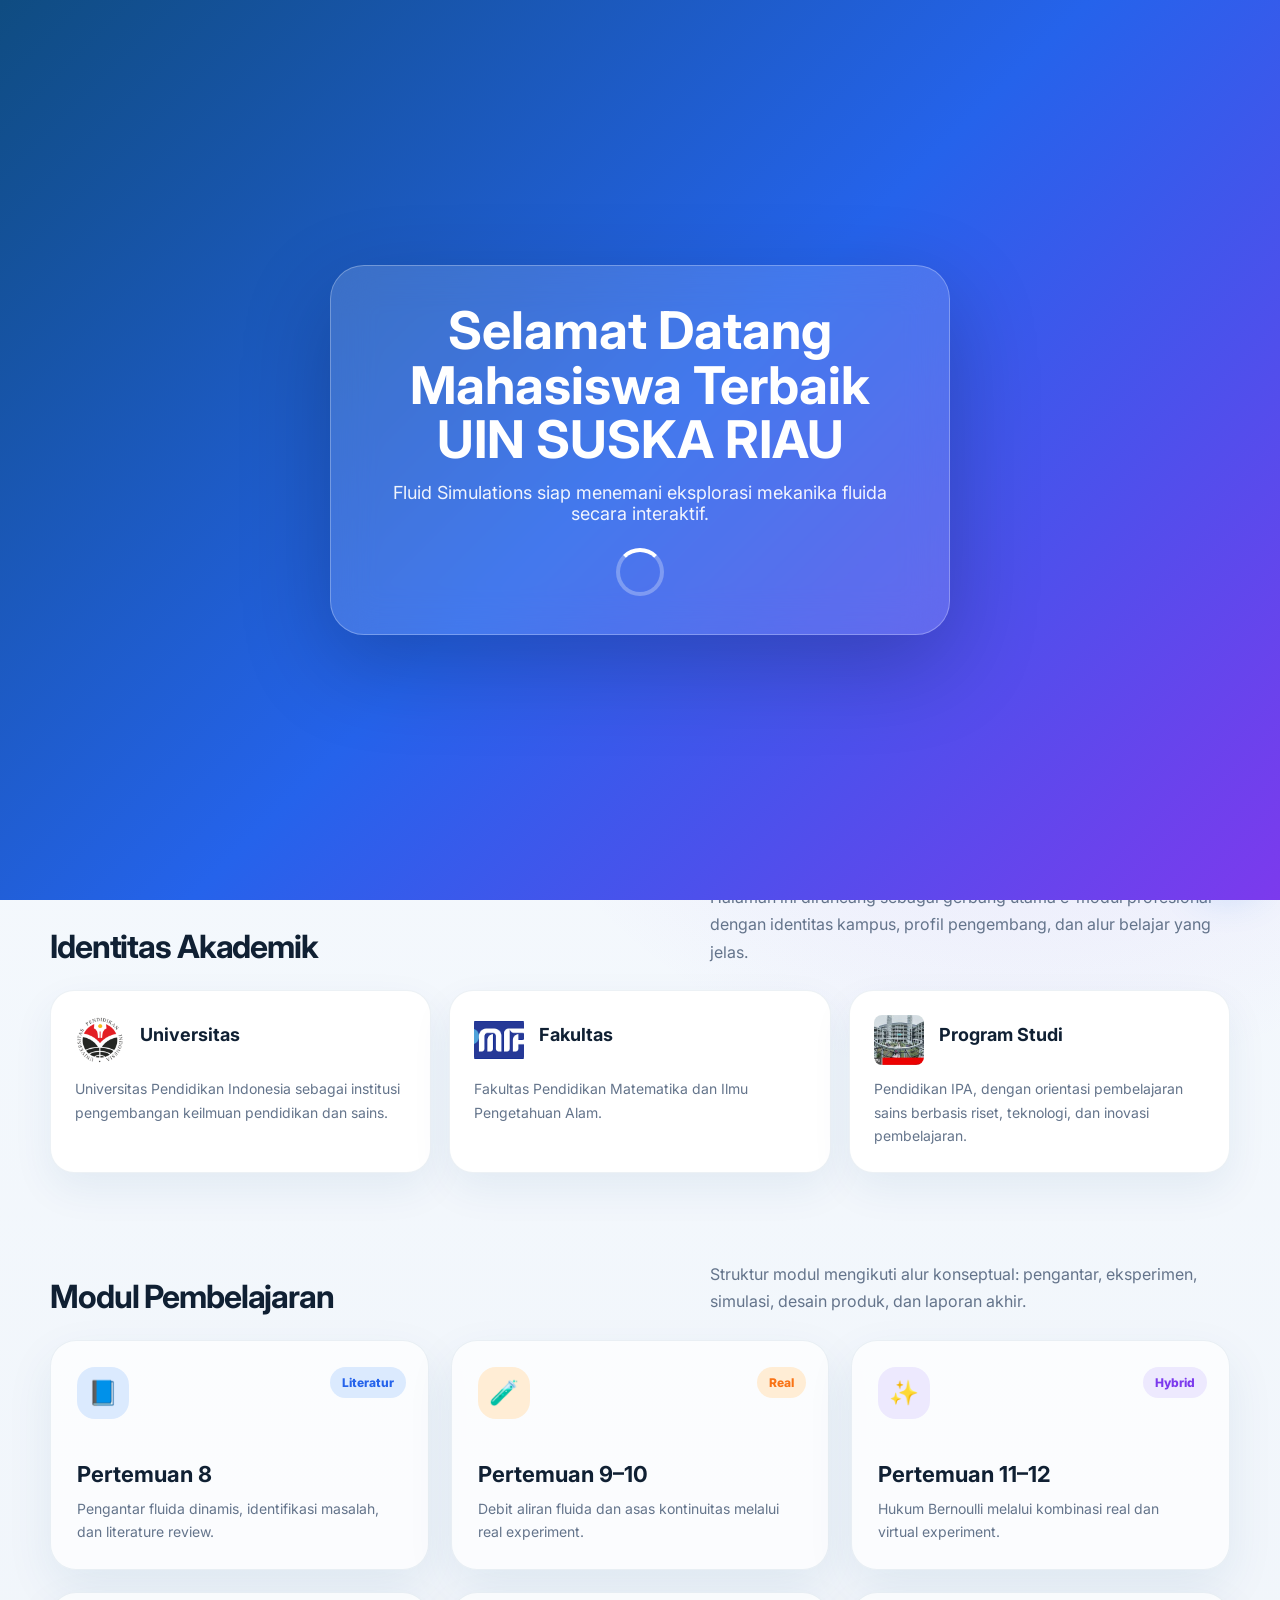
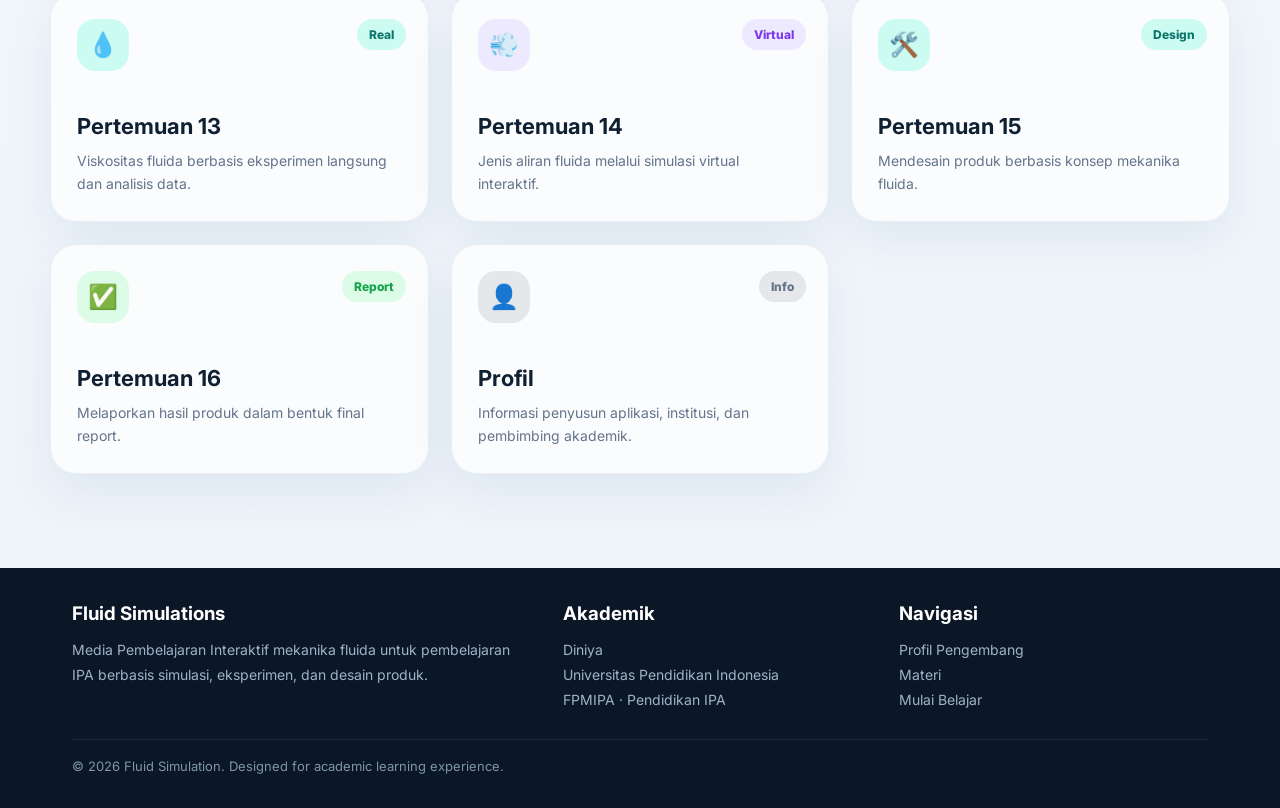
<file: index.html>
<!DOCTYPE html>
<html lang="id">
<head>
  <meta charset="UTF-8" />
  <meta name="viewport" content="width=device-width, initial-scale=1.0" />
  <title>MEKAFLUID | E-Modul Dinia</title>
  <link rel="preconnect" href="https://fonts.googleapis.com">
  <link rel="preconnect" href="https://fonts.gstatic.com" crossorigin>
  <link href="https://fonts.googleapis.com/css2?family=Inter:wght@400;500;600;700;800&display=swap" rel="stylesheet">
  <link rel="icon" type="image/png" href="image/favicon.png">
  <link rel="stylesheet" href="styles.css">
</head>
<body>
  <div class="preloader" id="preloader">
    <div class="flash-card">
      <h1>Selamat Datang<br>Mahasiswa Terbaik UIN SUSKA RIAU</h1>
      <p>Fluid Simulations siap menemani eksplorasi mekanika fluida secara interaktif.</p>
      <div class="spinner"></div>
    </div>
  </div>

  <nav class="nav">
  <div class="nav-inner">

    <a class="brand" href="#home">
      <div class="brand-logo">
        <img src="image/favicon.png" width="50">
      </div>

      <div>
        <div>Fluid Simulator</div>
        <small style="color:#64748b;font-weight:700">
          Media Pembelajaran Interaktif
        </small>
      </div>
    </a>

    <!-- hamburger -->
    <div class="menu-toggle" onclick="toggleMenu()">
      ☰
    </div>

    <!-- menu -->
    <div class="nav-links" id="navLinks">
      <a href="#home">Beranda</a>
      <a href="#profil">Profil</a>

      <a href="https://classroom.google.com/c/ODU5Mjc1MDgzMjUy/m/ODU0ODkzNjAwODQ1/details">
        Materi
      </a>

      <a href="https://forms.gle/qzuZvuLws2bkQ5Au5">
        Presensi
      </a>

      <a href="#kontak">Kontak</a>

      <a class="nav-cta"
         href="https://gardumedia.com/fluidsim_rev3/">
         Mulai Belajar
      </a>
    </div>

  </div>
</nav>
  <main id="home">
    <section class="hero container">
      <div class="hero-grid">
        <div class="hero-card">
          <span class="badge">✨ Selamat Datang di Media Pembelajaran Interaktif</span>
          <h1>Fluid Simulation untuk Generasi Saintis Adaptif</h1>
          <p>E-modul mekanika fluida berbasis simulasi interaktif, real experiment, virtual experiment, dan product design untuk mendukung pembelajaran IPA yang eksploratif, visual, dan kontekstual.</p>
          <div class="hero-actions">
            <a class="btn btn-primary" href="https://gardumedia.com/fluidsim_rev3/">Mulai Belajar →</a>
            <a class="btn btn-secondary" href="#modul">Lihat Modul</a>
          </div>
        </div>

        <aside class="profile-panel" id="profil">
          <div class="photo-card"> <img src="image/logo kampus.png" alt="logo kampus">
          </div>
          <div class="meta-card">
            <strong>Mahasiswa S3 FMIPA UPI</strong>
            <img src="image/PROFILE.jpeg" width="50px" height="50px" alt="foto bu diniya">
            <span>Diniya</span></div>
          <div class="meta-card">
            <strong>Dosen Pembimbing Konsep Fisika</strong>
            <span>Dr. Muslim, M.Pd.</span></div>
          <div class="meta-card">
            <strong>Dosen Pembimbing Aspek Media </strong>
            <span>Dr. Rika Rafikah Agustin, M.Pd.</span></div>
          <div class="meta-card">
            <strong>Dosen Pembimbing Implementasi Pembelajaran</strong>
            <span>Dr. Rini Solihat, M.Pd.</span>
          </div>
        </aside>
      </div>
    </section>

    <section class="section container" id="kampus">
      <div class="section-title">
        <div>
          <h2>Identitas Akademik</h2>
        </div>
        <p>Halaman ini dirancang sebagai gerbang utama e-modul profesional dengan identitas kampus, profil pengembang, dan alur belajar yang jelas.</p>
      </div>
      <div class="campus-strip">
        <div class="info-box">
          <div class="box-header">
            <img src="image/logo upi.png" width="50" height="50" alt="logo upi">
            <h3>Universitas</h3>
          </div>
        <p>Universitas Pendidikan Indonesia sebagai institusi pengembangan keilmuan pendidikan dan sains.</p>
      </div>
      <div class="info-box">
        <div class="box-header">
          <img src="image/logo mipa.png" width="50" height="50" alt="logo mipa">
          <h3>Fakultas</h3>
        </div>
        <p>Fakultas Pendidikan Matematika dan Ilmu Pengetahuan Alam.</p>
      </div>
      <div class="info-box">
        <div class="box-header">
          <img src="image/logo jurusan.jpg" width="50" height="50" alt="foto jurusan">
          <h3>Program Studi</h3>
        </div>
        <p>Pendidikan IPA, dengan orientasi pembelajaran sains berbasis riset, teknologi, dan inovasi pembelajaran.</p>
      </div>
    </div>
  </section>

    <section class="section container" id="modul">
      <div class="section-title">
        <div>
          <h2>Modul Pembelajaran</h2>
        </div>
        <p>Struktur modul mengikuti alur konseptual: pengantar, eksperimen, simulasi, desain produk, dan laporan akhir.</p>
      </div>

      <div class="modules">
        <div class="module"><a href="https://gardumedia.com/fluidsim_rev3/#/meeting-8" target="_blank">
          <span class="tag blue">Literatur</span>
          <div class="module-icon blue">📘</div>
          <h3>Pertemuan 8</h3>
          <p>Pengantar fluida dinamis, identifikasi masalah, dan literature review.</p>
        </a></div>
        <div class="module"><a href="https://gardumedia.com/fluidsim_rev3/#/meeting-9-10" target="_blank">
          <span class="tag orange">Real</span>
          <div class="module-icon orange">🧪</div>
          <h3>Pertemuan 9–10</h3>
          <p>Debit aliran fluida dan asas kontinuitas melalui real experiment.</p>
        </a></div>
        <div class="module"><a href="https://gardumedia.com/fluidsim_rev3/#/meeting-11-12" target="_blank">
          <span class="tag purple">Hybrid</span>
          <div class="module-icon purple">✨</div>
          <h3>Pertemuan 11–12</h3>
          <p>Hukum Bernoulli melalui kombinasi real dan virtual experiment.</p>
        </a></div>
        <div class="module"><a href="https://gardumedia.com/fluidsim_rev3/#/meeting-13" target="_blank">
          <span class="tag teal">Real</span>
          <div class="module-icon teal">💧</div>
          <h3>Pertemuan 13</h3>
          <p>Viskositas fluida berbasis eksperimen langsung dan analisis data.</p>
        </a></div>
        <div class="module"><a href="https://gardumedia.com/fluidsim_rev3/#/meeting-14" target="_blank">
          <span class="tag purple">Virtual</span>
          <div class="module-icon purple">💨</div>
          <h3>Pertemuan 14</h3>
          <p>Jenis aliran fluida melalui simulasi virtual interaktif.</p>
        </a></div>
        <div class="module"><a href="https://gardumedia.com/fluidsim_rev3/#/meeting-15" target="_blank">
          <span class="tag teal">Design</span>
          <div class="module-icon teal">🛠️</div>
          <h3>Pertemuan 15</h3>
          <p>Mendesain produk berbasis konsep mekanika fluida.</p>
        </a></div>
        <div class="module"><a href="https://gardumedia.com/fluidsim_rev3/#/meeting-16" target="_blank">
          <span class="tag green">Report</span>
          <div class="module-icon green">✅</div>
          <h3>Pertemuan 16</h3>
          <p>Melaporkan hasil produk dalam bentuk final report.</p>
        </a></div>
        <div class="module"><a href="profile.html">
          <span class="tag gray">Info</span>
          <div class="module-icon gray">👤</div>
          <h3>Profil</h3>
          <p>Informasi penyusun aplikasi, institusi, dan pembimbing akademik.</p>
        </a></div>
      </div>
    </section>
  </main>

  <div class="floating">
    <a class="float-btn" title="Mulai Belajar" href="https://gardumedia.com/fluidsim_rev3/" target="_blank">▶</a>
    <a class="float-btn" title="Kembali ke Atas" href="#home">↑</a>
  </div>

  <footer id="kontak">
    <div class="container">
      <div class="footer-grid">
        <div>
          <h3>Fluid Simulations</h3>
          <p>Media Pembelajaran Interaktif mekanika fluida untuk pembelajaran IPA berbasis simulasi, eksperimen, dan desain produk.</p>
        </div>
        <div>
          <h3>Akademik</h3>
          <p>Diniya</p>
          <p>Universitas Pendidikan Indonesia</p>
          <p>FPMIPA · Pendidikan IPA</p>
        </div>
        <div>
          <h3>Navigasi</h3>
          <a href="#profil">Profil Pengembang</a>
          <a href="https://classroom.google.com/c/ODU5Mjc1MDgzMjUy/m/ODU0ODkzNjAwODQ1/details">Materi</a>
          <a href="https://gardumedia.com/fluidsim_rev3/" target="_blank">Mulai Belajar</a>
        </div>
      </div>
      <div class="copyright">© 2026 Fluid Simulation. Designed for academic learning experience.</div>
    </div>
  </footer>
  <script src="script.js"></script>
  <script>
function toggleMenu() {
    document
        .getElementById("navLinks")
        .classList.toggle("active");
}
</script>
</body>
</html>
</file>
<file: styles.css>
:root{
  --primary:#0f4c81;
  --secondary:#2f80ed;
  --accent:#35d0ba;
  --purple:#7c3aed;
  --dark:#102033;
  --muted:#64748b;
  --soft:#f4f7fb;
  --white:#ffffff;
  --glass:rgba(255,255,255,.72);
  --shadow:0 24px 60px rgba(15,76,129,.16);
  --radius:28px;
}

*{
  box-sizing:border-box;
  margin:0;
  padding:0;
}

html{
  scroll-behavior:smooth;
}

body{
  font-family:'Inter',system-ui,-apple-system,BlinkMacSystemFont,sans-serif;
  background:
    radial-gradient(circle at top left, rgba(53,208,186,.18), transparent 32%),
    radial-gradient(circle at 80% 20%, rgba(124,58,237,.14), transparent 28%),
    linear-gradient(180deg,#f7fbff 0%,#eef3f9 100%);
  color:var(--dark);
  min-height:100vh;
  overflow-x:hidden;
}

a{
  text-decoration:none;
  color:inherit;
}

/* PRELOADER */

.preloader{
  position:fixed;
  inset:0;
  z-index:9999;
  display:grid;
  place-items:center;
  background:linear-gradient(135deg,#0f4c81,#2563eb 50%,#7c3aed);
  color:#fff;
  transition:opacity .7s ease,visibility .7s ease;
}

.preloader.hide{
  opacity:0;
  visibility:hidden;
}

.flash-card{
  width:min(92%,620px);
  padding:38px;
  border-radius:34px;
  background:rgba(255,255,255,.14);
  border:1px solid rgba(255,255,255,.28);
  backdrop-filter:blur(20px);
  text-align:center;
  box-shadow:0 30px 90px rgba(0,0,0,.22);
  animation:pop .75s ease both;
}

.flash-card h1{
  font-size:clamp(28px,5vw,52px);
  line-height:1.05;
  margin-bottom:14px;
}

.flash-card p{
  font-size:18px;
  opacity:.92;
}

.spinner{
  width:48px;
  height:48px;
  margin:24px auto 0;
  border:4px solid rgba(255,255,255,.28);
  border-top-color:#fff;
  border-radius:50%;
  animation:spin 1s linear infinite;
}

@keyframes spin{
  to{transform:rotate(360deg)}
}

@keyframes pop{
  from{
    transform:translateY(30px) scale(.96);
    opacity:0;
  }
  to{
    transform:translateY(0) scale(1);
    opacity:1;
  }
}

/* NAVBAR */

.nav{
  position:sticky;
  top:0;
  z-index:1000;
  background:rgba(247,251,255,.88);
  backdrop-filter:blur(18px);
  border-bottom:1px solid rgba(15,76,129,.08);
}

.nav-inner{
  max-width:1180px;
  margin:auto;
  padding:14px 22px;
  display:flex;
  align-items:center;
  justify-content:space-between;
  gap:20px;
  position:relative;
}

.brand{
  display:flex;
  align-items:center;
  gap:12px;
  font-weight:800;
  letter-spacing:-.02em;
}

.brand-logo{
  width:46px;
  height:46px;
  border-radius:16px;
  display:grid;
  place-items:center;
  overflow:hidden;
  background:#fff;
  box-shadow:0 12px 28px rgba(47,128,237,.18);
}

.brand-logo img{
  width:100%;
  height:100%;
  object-fit:contain;
}

.nav-links{
  display:flex;
  align-items:center;
  gap:24px;
  color:#334155;
  font-weight:600;
  font-size:14px;
}

.nav-links a{
  transition:.25s ease;
}

.nav-links a:hover{
  color:var(--secondary);
}

.nav-cta{
  padding:12px 18px;
  border-radius:999px;
  background:linear-gradient(135deg,var(--primary),var(--secondary));
  color:#fff !important;
  font-weight:700;
  box-shadow:0 14px 30px rgba(47,128,237,.26);
}

.menu-toggle{
  display:none;
  font-size:30px;
  cursor:pointer;
  color:#0f172a;
  user-select:none;
}

/* LAYOUT */

.container{
  max-width:1180px;
  margin:auto;
  padding:0 22px;
}

/* HERO */

.hero{
  padding:48px 0 36px;
}

.hero-grid{
  display:grid;
  grid-template-columns:1fr 1fr;
  gap:28px;
  align-items:center;
  max-width:980px;
  margin:0 auto;
}

.hero-card{
  position:relative;
  overflow:hidden;
  border-radius:var(--radius);
  min-height:430px;
  padding:46px;
  display:flex;
  flex-direction:column;
  justify-content:center;
  background:linear-gradient(135deg,#123f6b 0%,#2f80ed 62%,#6d5dfc 100%);
  color:white;
  box-shadow:var(--shadow);
}

.hero-card:before{
  content:"";
  position:absolute;
  right:-110px;
  top:-120px;
  width:340px;
  height:340px;
  border-radius:50%;
  background:rgba(255,255,255,.14);
}

.badge{
  display:inline-flex;
  align-items:center;
  gap:8px;
  width:max-content;
  max-width:100%;
  padding:9px 14px;
  border-radius:999px;
  background:rgba(255,255,255,.16);
  border:1px solid rgba(255,255,255,.22);
  font-size:12px;
  font-weight:700;
  margin-bottom:22px;
  position:relative;
  z-index:1;
}

.hero h1{
  font-size:clamp(36px,4.5vw,58px);
  line-height:1.05;
  letter-spacing:-.045em;
  margin-bottom:22px;
  position:relative;
  z-index:1;
}

.hero p{
  font-size:16px;
  line-height:1.8;
  max-width:650px;
  color:rgba(255,255,255,.9);
  position:relative;
  z-index:1;
}

.hero-actions{
  display:flex;
  flex-wrap:wrap;
  gap:14px;
  margin-top:32px;
  position:relative;
  z-index:1;
}

.btn{
  border:0;
  cursor:pointer;
  border-radius:999px;
  padding:15px 22px;
  font-weight:800;
  display:inline-flex;
  align-items:center;
  gap:10px;
  transition:.25s ease;
}

.btn-primary{
  background:#fff;
  color:#154a7c;
}

.btn-secondary{
  background:rgba(255,255,255,.14);
  color:#fff;
  border:1px solid rgba(255,255,255,.28);
}

.btn:hover{
  transform:translateY(-3px);
}

/* PROFILE PANEL */

.profile-panel{
  min-height:430px;
  display:flex;
  flex-direction:column;
  justify-content:center;
  gap:14px;
}

.photo-card{
  min-height:240px;
  border-radius:var(--radius);
  position:relative;
  overflow:hidden;
  background:#fff;
  box-shadow:var(--shadow);
}

.photo-card > img{
  width:100%;
  height:240px;
  object-fit:cover;
  display:block;
}

.person-card{
  position:absolute;
  left:24px;
  right:24px;
  bottom:18px;
  padding:18px;
  border-radius:22px;
  background:rgba(255,255,255,.92);
  backdrop-filter:blur(18px);
  box-shadow:0 18px 45px rgba(0,0,0,.14);
}

.person-row{
  display:flex;
  align-items:center;
  gap:15px;
}

.avatar{
  width:70px;
  height:70px;
  border-radius:15px;
  overflow:hidden;
  flex-shrink:0;
  background:#e2e8f0;
}

.avatar img{
  width:100%;
  height:100%;
  object-fit:cover;
  display:block;
}

.person-card h3{
  font-size:23px;
  margin-bottom:5px;
}

.person-card p{
  font-size:14px;
  color:var(--muted);
  line-height:1.5;
}

.meta-card{
  background:var(--glass);
  border:1px solid rgba(255,255,255,.7);
  border-radius:22px;
  padding:17px 20px;
  box-shadow:0 16px 42px rgba(15,76,129,.08);
}

.meta-card strong{
  display:block;
  font-size:13px;
  color:var(--primary);
  margin-bottom:8px;
}

.meta-card span{
  color:var(--muted);
  line-height:1.7;
  font-size:14px;
}

.meta-card img{
  object-fit:cover;
  display:block;
}

/* SECTION */

.section{
  padding:44px 0;
}

.section-title{
  display:flex;
  align-items:flex-end;
  justify-content:space-between;
  gap:20px;
  margin-bottom:24px;
}

.section-title h2{
  font-size:32px;
  letter-spacing:-.035em;
}

.section-title p{
  max-width:520px;
  color:var(--muted);
  line-height:1.7;
}

/* MODULE */

.modules{
  display:grid;
  grid-template-columns:repeat(3,1fr);
  gap:22px;
}

.module{
  position:relative;
  min-height:210px;
  border-radius:26px;
  padding:26px;
  background:rgba(255,255,255,.7);
  border:1px solid rgba(15,76,129,.08);
  box-shadow:0 18px 48px rgba(15,76,129,.08);
  transition:.25s ease;
  overflow:hidden;
}

.module a{
  display:block;
  height:100%;
}

.module:hover{
  transform:translateY(-7px);
  box-shadow:0 28px 70px rgba(15,76,129,.15);
}

.module-icon{
  width:52px;
  height:52px;
  border-radius:18px;
  display:grid;
  place-items:center;
  margin-bottom:42px;
  font-size:24px;
}

.module h3{
  font-size:22px;
  margin-bottom:10px;
}

.module p{
  color:var(--muted);
  line-height:1.65;
  font-size:14px;
}

.tag{
  position:absolute;
  right:22px;
  top:26px;
  padding:8px 12px;
  border-radius:999px;
  font-size:12px;
  font-weight:800;
}

.blue{
  background:#dbeafe;
  color:#2563eb;
}

.orange{
  background:#ffedd5;
  color:#f97316;
}

.purple{
  background:#ede9fe;
  color:#7c3aed;
}

.teal{
  background:#ccfbf1;
  color:#0f766e;
}

.green{
  background:#dcfce7;
  color:#16a34a;
}

.gray{
  background:#e5e7eb;
  color:#64748b;
}

/* CAMPUS */

.campus-strip{
  display:grid;
  grid-template-columns:1fr 1fr 1fr;
  gap:18px;
}

.info-box{
  padding:24px;
  border-radius:24px;
  background:#fff;
  border:1px solid rgba(15,76,129,.08);
  box-shadow:0 16px 42px rgba(15,76,129,.07);
}

.info-box h3{
  font-size:18px;
  margin-bottom:10px;
}

.info-box p{
  color:var(--muted);
  line-height:1.7;
  font-size:14px;
}

.box-header{
  display:flex;
  align-items:center;
  gap:15px;
  margin-bottom:12px;
}

.box-header img{
  border-radius:8px;
  object-fit:cover;
}

/* FLOATING BUTTON */

.floating{
  position:fixed;
  right:24px;
  bottom:24px;
  z-index:999;
  display:flex;
  flex-direction:column;
  gap:12px;
}

.float-btn{
  width:58px;
  height:58px;
  border-radius:20px;
  border:0;
  cursor:pointer;
  background:linear-gradient(135deg,var(--accent),var(--secondary));
  color:#fff;
  font-size:22px;
  box-shadow:0 16px 40px rgba(47,128,237,.3);
  display:grid;
  place-items:center;
  transition:.25s ease;
}

.float-btn:hover{
  transform:translateY(-4px) scale(1.03);
}

/* PROFILE PAGE */

.profile-container{
  max-width:1200px;
  margin:80px auto;
  padding:0 24px;
  box-sizing:border-box;
  font-family:'Inter',sans-serif;
}

.premium-card{
  width:100%;
  max-width:550px;
  background:#ffffff;
  border-radius:20px;
  padding:32px;
  border:1px solid rgba(15,76,129,0.06);
  box-shadow:0 10px 30px rgba(15,76,129,0.03);
  display:flex;
  flex-direction:column;
  box-sizing:border-box;
  transition:all .4s cubic-bezier(.165,.84,.44,1);
  position:relative;
  overflow:hidden;
}

.premium-card:hover{
  transform:translateY(-8px);
  box-shadow:0 20px 40px rgba(15,76,129,.08);
  border-color:rgba(15,76,129,.15);
}

.premium-card::before{
  content:'';
  position:absolute;
  top:0;
  left:0;
  width:4px;
  height:100%;
  background:#0f4c81;
  transform:scaleY(0);
  transition:transform .3s ease;
}

.premium-card:hover::before{
  transform:scaleY(1);
}

.card-header{
  display:flex;
  align-items:center;
  gap:20px;
  margin-bottom:20px;
  padding-bottom:20px;
  border-bottom:1px dashed #e2e8f0;
}

.avatar-wrapper{
  width:70px;
  height:70px;
  border-radius:50%;
  background:linear-gradient(135deg,#e0f2fe,#bae6fd);
  display:flex;
  align-items:center;
  justify-content:center;
  flex-shrink:0;
  box-shadow:inset 0 2px 4px rgba(0,0,0,.05);
  overflow:hidden;
  transition:transform .3s ease;
}

.premium-card:hover .avatar-wrapper{
  transform:scale(1.08) rotate(5deg);
}

.avatar-text{
  font-size:22px;
  font-weight:700;
  color:#0f4c81;
}

.avatar-wrapper img{
  width:100%;
  height:100%;
  object-fit:cover;
}

.meta-info{
  flex-grow:1;
}

.dev-name{
  font-size:20px;
  color:#1e293b;
  margin:0 0 6px 0;
  font-weight:600;
}

.badge.developer{
  background-color:#e0f2fe;
  color:#0369a1;
}

.badge.pembimbing{
  background-color:#f0fdf4;
  color:#166534;
}

.institution{
  font-size:13px;
  color:#64748b;
  margin:0;
  line-height:1.4;
}

.card-body p{
  font-size:14px;
  color:#475569;
  line-height:1.8;
  text-align:justify;
  margin:0;
}

/* SWIPER */

.swiper.mySwiper{
  width:100%;
  padding-bottom:60px;
  position:relative;
}

.swiper-slide{
  display:flex;
  justify-content:center;
  height:auto;
}

.swiper-button-next,
.swiper-button-prev{
  color:var(--primary) !important;
  transform:scale(.7);
}

.swiper-button-next{
  right:-10px !important;
}

.swiper-button-prev{
  left:-10px !important;
}

.swiper-pagination-bullet-active{
  background:var(--primary) !important;
}

/* FOOTER */

footer{
  margin-top:50px;
  padding:34px 0;
  background:#0b1726;
  color:#dbeafe;
}

.footer-grid{
  display:grid;
  grid-template-columns:1.2fr .8fr .8fr;
  gap:28px;
}

footer h3{
  margin-bottom:12px;
  color:#fff;
}

footer p,
footer a{
  color:#9fb3c8;
  line-height:1.8;
  font-size:14px;
  display:block;
}

.copyright{
  border-top:1px solid rgba(255,255,255,.08);
  margin-top:26px;
  padding-top:18px;
  color:#7f94aa;
  font-size:13px;
}

/* RESPONSIVE TABLET & HP */

@media(max-width:900px){

  .menu-toggle{
    display:block;
  }

  .nav-links{
    display:none;
    position:absolute;
    top:74px;
    left:22px;
    right:22px;
    width:auto;
    background:white;
    flex-direction:column;
    align-items:stretch;
    gap:0;
    padding:14px;
    border-radius:18px;
    box-shadow:0 18px 45px rgba(15,76,129,.16);
    z-index:999;
  }

  .nav-links.active{
    display:flex;
  }

  .nav-links a{
    padding:14px 12px;
    border-bottom:1px solid #eef2f7;
  }

  .nav-links a:last-child{
    border-bottom:none;
  }

  .nav-cta{
    margin-top:10px;
    text-align:center;
  }

  .hero-grid,
  .modules,
  .campus-strip,
  .footer-grid{
    grid-template-columns:1fr;
  }

  .hero-grid{
    max-width:100%;
  }

  .hero-card{
    min-height:auto;
    padding:36px;
  }

  .profile-panel{
    min-height:auto;
  }

  .photo-card{
    min-height:260px;
  }

  .photo-card > img{
    height:260px;
  }

  .section-title{
    flex-direction:column;
    align-items:flex-start;
  }

  .swiper-button-next,
  .swiper-button-prev{
    display:none !important;
  }
}

@media(max-width:520px){

  .container{
    padding:0 16px;
  }

  .nav-inner{
    padding:12px 16px;
  }

  .brand small{
    font-size:11px;
  }

  .hero{
    padding:32px 0 24px;
  }

  .hero-card{
    padding:28px;
    border-radius:24px;
  }

  .hero h1{
    font-size:clamp(32px,11vw,44px);
  }

  .hero p{
    font-size:15px;
  }

  .btn{
    width:100%;
    justify-content:center;
  }

  .person-card{
    left:14px;
    right:14px;
    bottom:14px;
    padding:14px;
  }

  .person-card h3{
    font-size:20px;
  }

  .person-card p{
    font-size:12px;
  }

  .avatar{
    width:58px;
    height:58px;
  }

  .floating{
    right:16px;
    bottom:16px;
  }

  .float-btn{
    width:50px;
    height:50px;
    border-radius:16px;
  }
}
</file>
